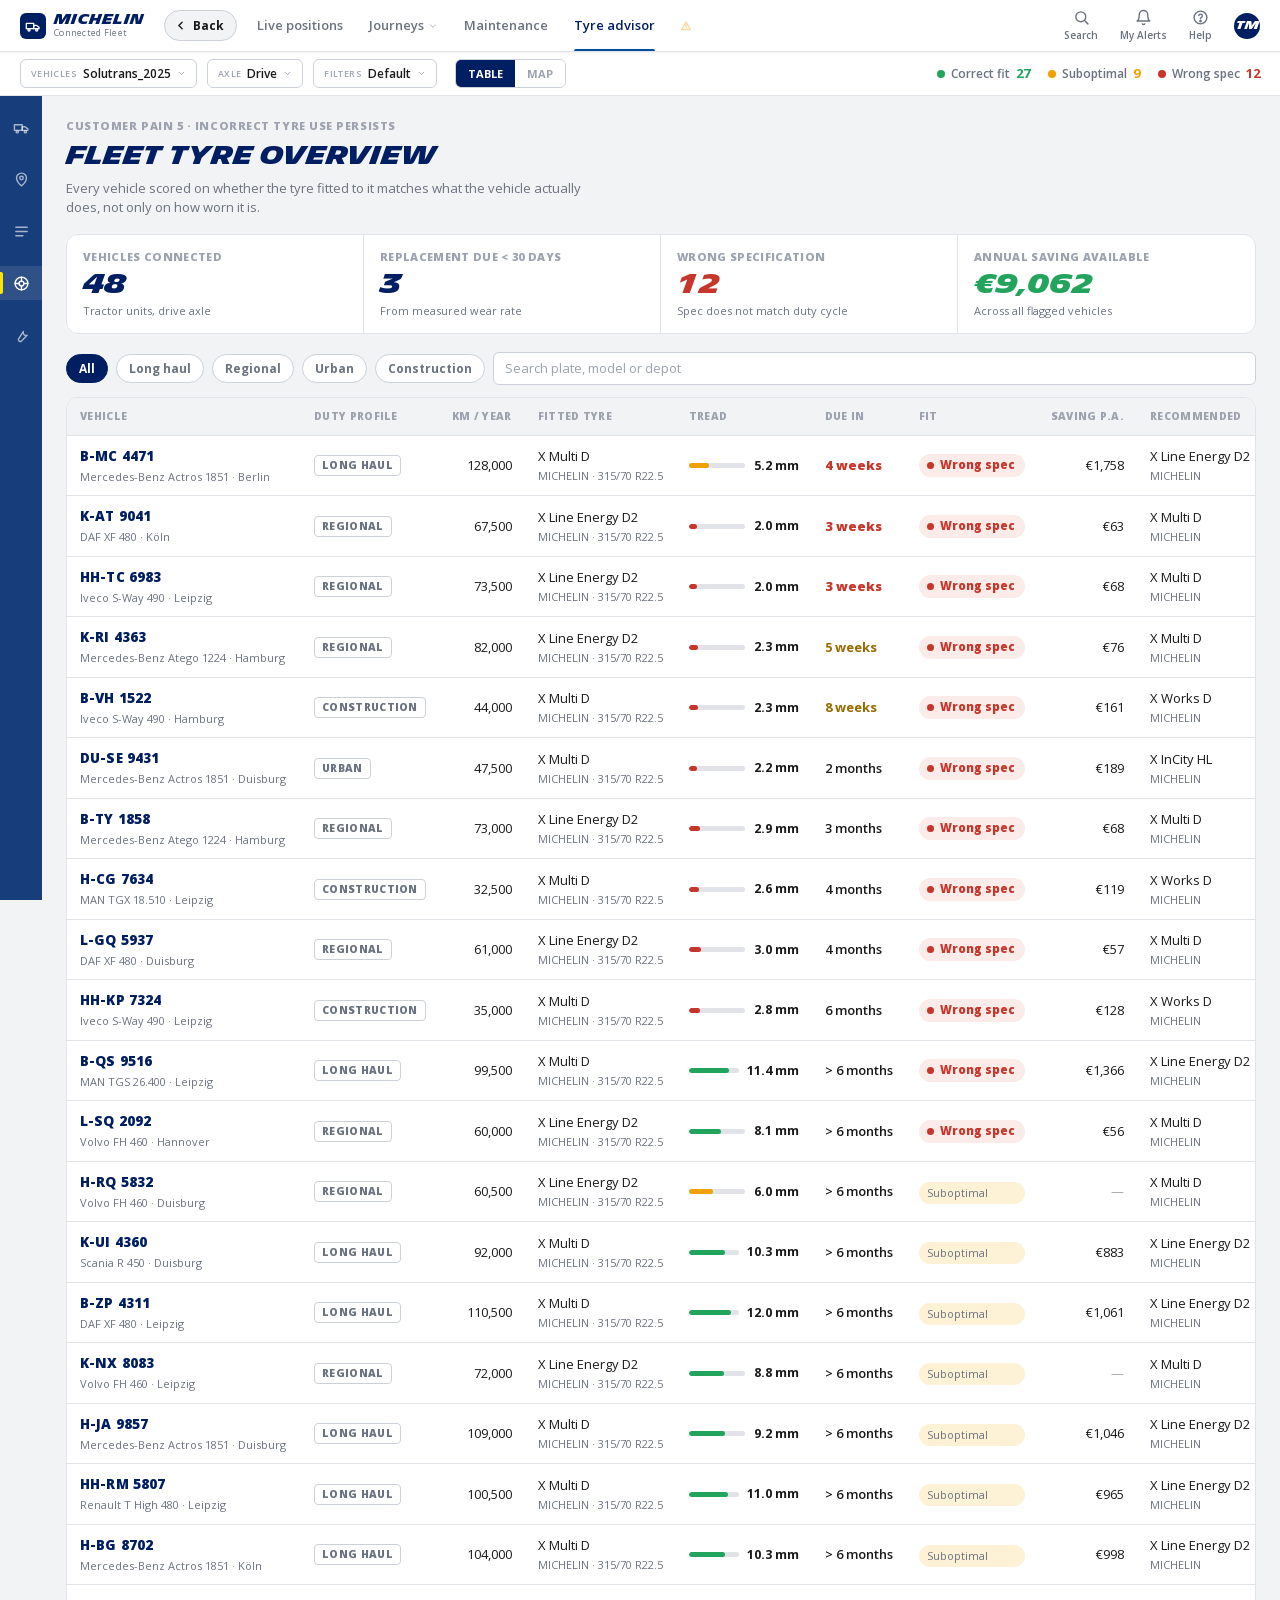
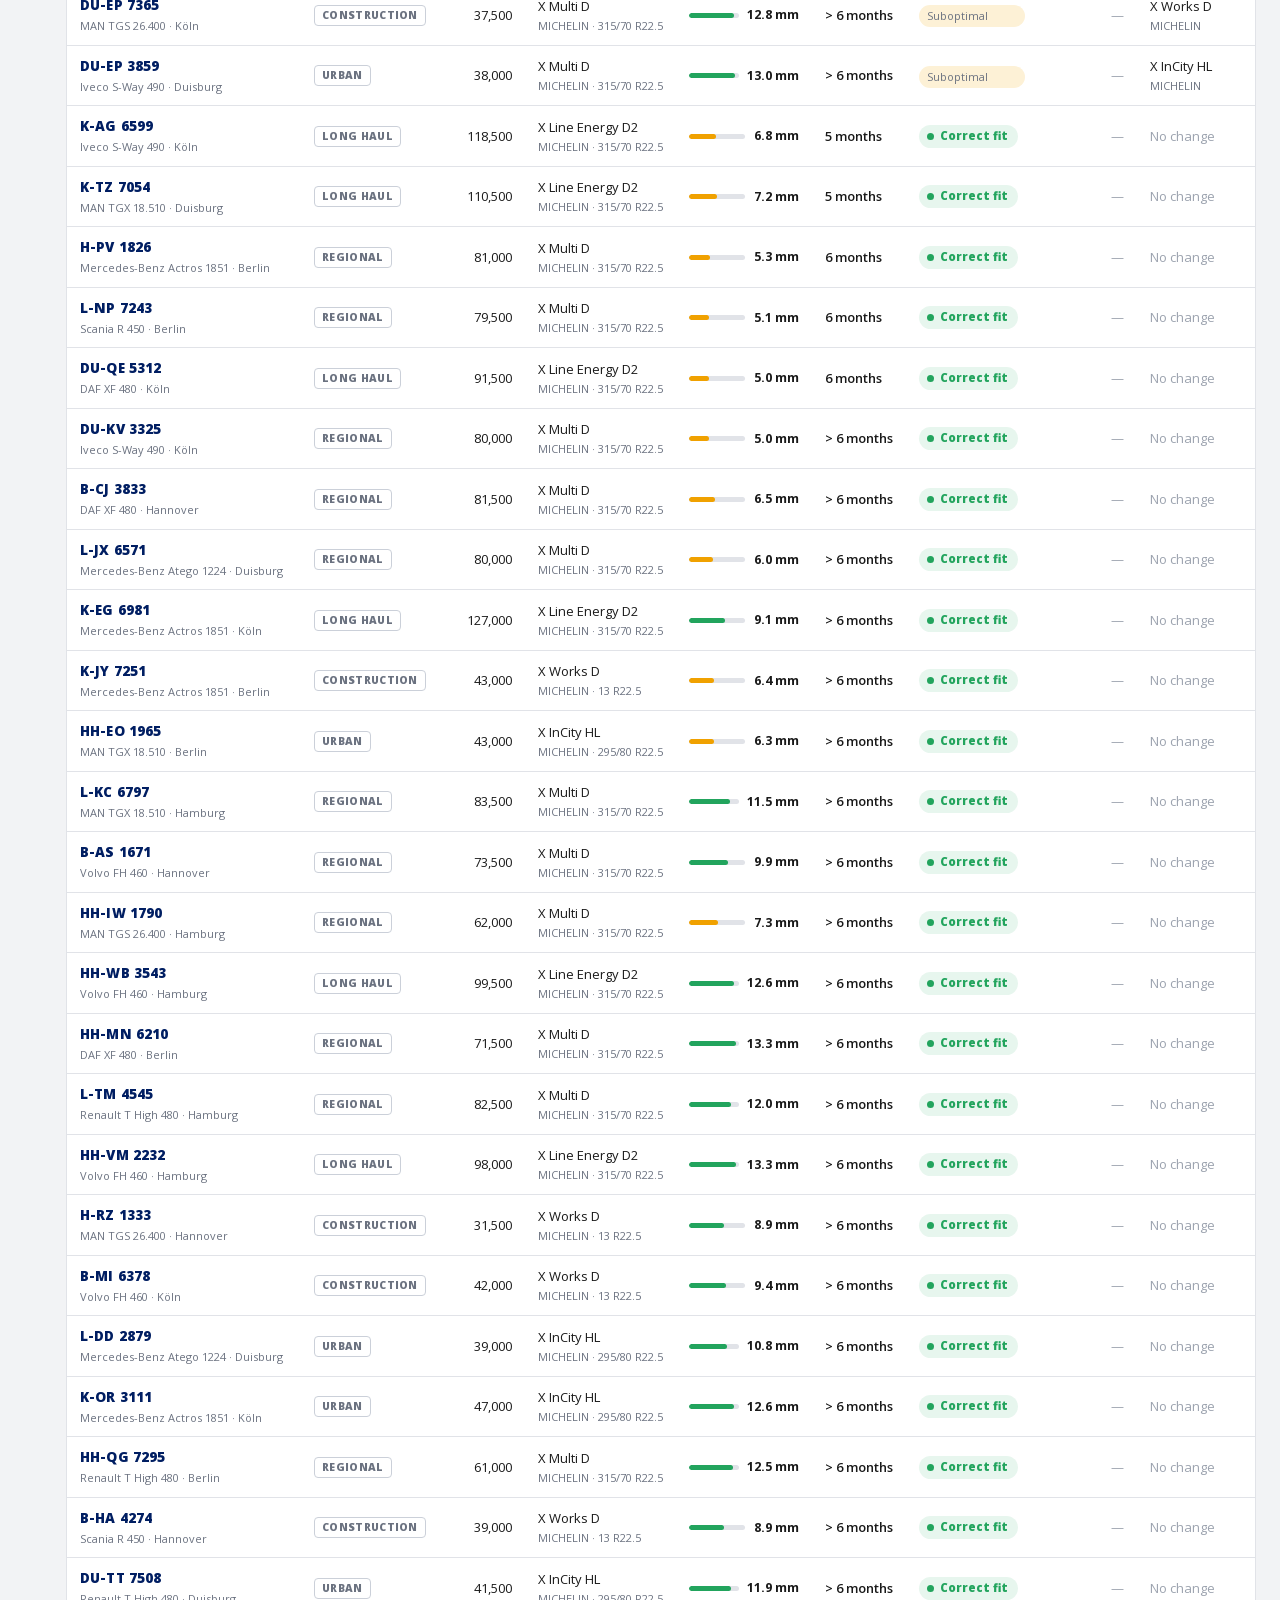
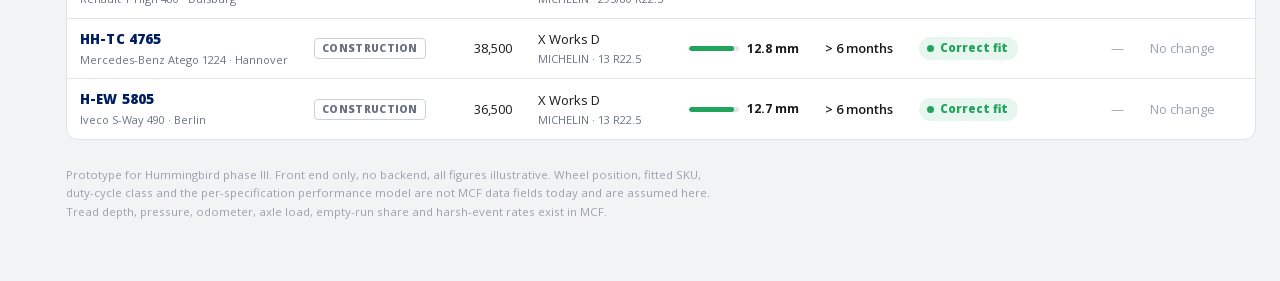
<file: tyre-advisor.html>
<!doctype html>
<html lang="en">
<head>
<meta charset="utf-8">
<title>MCF Tyre Advisor</title>
<meta name="viewport" content="width=device-width, initial-scale=1">
<link rel="stylesheet" href="fonts.css">
<style>

:root{
  --navy:#001E62;
  --blue:#0050A0;
  --blue-rail:#173D7A;
  --blue-link:#1B6AC9;
  --blue-tint:#EAF1FB;
  --blue-tint-2:#DCE9FA;

  --viz-good:#4FC48B;
  --viz-warn:#F2C230;
  --viz-bad:#BFBFBF;
  --status-ok:#22A45D;
  --status-defect:#F0A100;
  --alert-red:#C7362A;
  --alert-red-tint:#FBEBE9;

  --canvas:#F2F3F5;
  --card:#FFFFFF;
  --hairline:#E1E3E8;
  --hairline-strong:#CBD0D9;
  --ink:#1A1A1A;
  --ink-muted:#6B7280;
  --ink-faint:#9CA3AF;

  --font-display:'Michelin', 'Arial Narrow', sans-serif;
  --font-body:'Open Sans', -apple-system, Helvetica, Arial, sans-serif;

  --radius-sm:6px;
  --radius-md:8px;
  --radius-lg:12px;
  --shadow-1:0 1px 2px rgba(16,24,40,.06);
  --shadow-2:0 4px 16px rgba(16,24,40,.10);
  --shadow-3:0 12px 32px rgba(16,24,40,.16);

  --yellow:#FCE500;
  --ok-tint:#E7F6EE;
  --warn-tint:#FDF1D6;
}

*{box-sizing:border-box}
h1,h2,h3,h4{margin:0;font-weight:400}
button,input{font:inherit}
body{
  margin:0;background:var(--canvas);color:var(--ink);
  font-family:var(--font-body);font-size:14px;line-height:1.45;
  -webkit-font-smoothing:antialiased;
}
a{color:inherit;text-decoration:none}
.num{font-variant-numeric:tabular-nums}
#app{display:flex;flex-direction:column;min-height:100svh}

/* ===================== TOP BAR ===================== */
.app-topbar{
  height:52px;flex:none;background:#fff;border-bottom:1px solid var(--hairline);
  display:flex;align-items:center;padding:0 20px;gap:20px;box-shadow:var(--shadow-1);
  position:sticky;top:env(safe-area-inset-top,0px);z-index:30;
}
.fleet-brand{display:flex;align-items:center;gap:8px;flex:none}
.fleet-brand .mark{width:26px;height:26px;border-radius:6px;background:var(--navy);
  display:flex;align-items:center;justify-content:center}
.fleet-brand .mark svg{width:16px;height:16px;color:#fff}
.fleet-brand .word{font-family:var(--font-display);font-weight:700;font-size:13px;
  color:var(--navy);letter-spacing:.02em;line-height:1.1;white-space:nowrap}
.fleet-brand .word small{display:block;font-family:var(--font-body);font-weight:400;
  font-size:9px;color:var(--ink-muted);letter-spacing:.03em}
.topbar-back{display:flex;align-items:center;gap:6px;background:var(--canvas);
  border:1px solid var(--hairline-strong);color:var(--ink);font-size:12px;font-weight:700;
  padding:6px 12px 6px 9px;border-radius:99px;cursor:pointer;flex:none}
.topbar-back svg{width:13px;height:13px}
.topbar-back:hover{background:var(--hairline)}
.fleet-nav{display:flex;align-items:center;gap:26px;height:100%;min-width:0;overflow-x:auto;
  scrollbar-width:none}
.fleet-nav::-webkit-scrollbar{display:none}
.fleet-nav a{font-size:13px;font-weight:600;color:var(--ink-muted);display:flex;
  align-items:center;gap:4px;height:100%;position:relative;white-space:nowrap;cursor:pointer}
.fleet-nav a.active{color:var(--navy)}
.fleet-nav a.active:after{content:'';position:absolute;left:0;right:0;bottom:0;height:2px;
  background:var(--blue);border-radius:2px 2px 0 0}
.fleet-nav a svg{width:10px;height:10px;opacity:.6}
.case-tab{color:var(--status-defect)!important;font-weight:700}
.case-tab svg{width:12px;height:12px;opacity:1}
.fleet-topbar-right{margin-left:auto;display:flex;align-items:center;gap:22px;flex:none}
.tb-action{display:flex;flex-direction:column;align-items:center;gap:2px;color:var(--ink-muted)}
.tb-action svg{width:17px;height:17px}
.tb-action span{font-size:10px;font-weight:600}
.avatar{width:26px;height:26px;border-radius:50%;background:var(--navy);color:#fff;
  display:grid;place-items:center;font-size:11px;font-weight:700;font-family:var(--font-display)}

/* ===================== SUB BAR ===================== */
.app-subbar{
  height:44px;flex:none;background:#fff;border-bottom:1px solid var(--hairline);
  display:flex;align-items:center;padding:0 20px;gap:10px;
  position:sticky;top:calc(env(safe-area-inset-top,0px) + 52px);z-index:29;
  overflow-x:auto;scrollbar-width:none;
}
.app-subbar::-webkit-scrollbar{display:none}
.pill-select{display:flex;align-items:center;gap:6px;font-size:12px;font-weight:600;
  color:var(--ink);border:1px solid var(--hairline-strong);border-radius:var(--radius-sm);
  padding:5px 10px;background:#fff;white-space:nowrap;cursor:pointer;flex:none}
.pill-select .lbl{color:var(--ink-faint);font-weight:600;text-transform:uppercase;
  font-size:9px;letter-spacing:.04em}
.pill-select svg{width:9px;height:9px;color:var(--ink-faint)}
.seg-toggle{display:flex;border:1px solid var(--hairline-strong);border-radius:var(--radius-sm);
  overflow:hidden;margin-left:8px;flex:none}
.seg-toggle button{border:none;background:#fff;font-size:11px;font-weight:700;padding:6px 12px;
  color:var(--ink-faint);cursor:pointer}
.seg-toggle button.active{background:var(--navy);color:#fff}
.status-counters{display:flex;align-items:center;gap:18px;margin-left:auto;flex:none;padding-left:16px}
.status-counters .item{display:flex;align-items:center;gap:6px;font-size:12px;
  color:var(--ink-muted);font-weight:600;white-space:nowrap}
.status-counters .dot{width:8px;height:8px;border-radius:50%}
.status-counters b{font-size:13px;color:var(--ink)}
.status-counters .item.ok b{color:var(--status-ok)}
.status-counters .item.sub b{color:var(--status-defect)}
.status-counters .item.bad b{color:var(--alert-red)}

/* ===================== BODY / RAIL ===================== */
.fleet-body{flex:1;display:flex;min-height:0}
.app-rail{width:42px;flex:none;background:var(--blue-rail);display:flex;flex-direction:column;
  align-items:center;padding:14px 0;gap:18px;position:sticky;align-self:flex-start;
  top:calc(env(safe-area-inset-top,0px) + 96px);
  height:calc(100svh - env(safe-area-inset-top,0px) - 96px)}
.app-rail .ic{width:42px;height:34px;display:flex;align-items:center;justify-content:center;
  color:rgba(255,255,255,.62);position:relative}
.app-rail .ic svg{width:17px;height:17px}
.app-rail .ic.active{color:#fff;background:rgba(255,255,255,.1)}
.app-rail .ic.active:before{content:'';position:absolute;left:0;top:6px;bottom:6px;width:3px;
  background:var(--yellow);border-radius:0 2px 2px 0}
.main{flex:1;min-width:0;padding:22px 24px 48px}
.inner{max-width:1240px;margin:0 auto}

/* ===================== HEADINGS ===================== */
.screen-head{margin-bottom:18px}
.screen-head .eyebrow{font-size:11px;font-weight:800;text-transform:uppercase;
  letter-spacing:.05em;color:var(--ink-faint);margin-bottom:5px}
.screen-head h1{font-family:var(--font-display);font-size:24px;font-weight:700;color:var(--navy)}
.screen-head p{margin:5px 0 0;font-size:13px;color:var(--ink-muted);max-width:74ch}
.sec-head{display:flex;align-items:center;gap:8px;margin:0 0 12px}
.sec-head .t{font-size:12px;font-weight:800;color:var(--ink-faint);
  text-transform:uppercase;letter-spacing:.03em}

/* ===================== STATUS STRIP (KPI) ===================== */
.status-strip{display:flex;background:#fff;border:1px solid var(--hairline);
  border-radius:var(--radius-lg);overflow:hidden;margin-bottom:18px;flex-wrap:wrap}
.status-cell{flex:1 1 180px;padding:14px 16px;border-right:1px solid var(--hairline)}
.status-cell:last-child{border-right:none}
.status-cell .h{font-size:11px;font-weight:800;color:var(--ink-faint);text-transform:uppercase;
  letter-spacing:.03em;margin-bottom:6px}
.status-cell .v{font-family:var(--font-display);font-size:26px;font-weight:700;
  line-height:1.1;color:var(--navy)}
.status-cell.bad .v{color:var(--alert-red)}
.status-cell.money .v{color:var(--status-ok)}
.status-cell .t{font-size:11px;color:var(--ink-muted);margin-top:3px}

/* ===================== FILTERS ===================== */
.filters{display:flex;gap:8px;flex-wrap:wrap;align-items:center;margin-bottom:12px}
.fchip{background:#fff;border:1px solid var(--hairline-strong);color:var(--ink-muted);
  border-radius:99px;padding:5px 12px;font-size:12px;font-weight:700;cursor:pointer}
.fchip[aria-pressed="true"]{background:var(--navy);border-color:var(--navy);color:#fff}
.fsearch{flex:1 1 200px;min-width:160px;background:#fff;border:1px solid var(--hairline-strong);
  color:var(--ink);border-radius:var(--radius-sm);padding:6px 11px;font-size:13px}
.fsearch::placeholder{color:var(--ink-faint)}

/* ===================== TABLE ===================== */
.ws-table-wrap{background:#fff;border:1px solid var(--hairline);border-radius:var(--radius-lg);
  overflow:hidden}
.tscroll{overflow-x:auto}
.ws-table{width:100%;border-collapse:collapse;min-width:1120px}
.ws-table th{text-align:left;font-size:10.5px;font-weight:800;text-transform:uppercase;
  letter-spacing:.03em;color:var(--ink-faint);padding:11px 13px;background:var(--canvas);
  border-bottom:1px solid var(--hairline);white-space:nowrap}
.ws-table th.r,.ws-table td.r{text-align:right}
.ws-table td{padding:11px 13px;font-size:13px;border-bottom:1px solid var(--hairline);
  vertical-align:middle}
.ws-table tr:last-child td{border-bottom:none}
.ws-table tr.clickable{cursor:pointer}
.ws-table tr.clickable:hover td{background:var(--blue-tint)}
.ws-table tr.done td{background:var(--canvas);color:var(--ink-muted)}
.ws-table td.name{font-weight:700;white-space:nowrap}
.ws-table td .sub{display:block;font-weight:400;font-size:11px;color:var(--ink-muted);margin-top:2px}
.plate{font-weight:800;font-size:13.5px;letter-spacing:.01em;color:var(--navy);white-space:nowrap}

/* fit pill */
.fit{display:inline-flex;align-items:center;gap:6px;border-radius:99px;padding:3px 10px 3px 8px;
  font-size:11.5px;font-weight:800;white-space:nowrap}
.fit .dot{width:7px;height:7px;border-radius:50%;background:currentColor;flex:none}
.fit.ok{background:var(--ok-tint);color:var(--status-ok)}
.fit.sub{background:var(--warn-tint);color:#9A6A00}
.fit.bad{background:var(--alert-red-tint);color:var(--alert-red)}

.tread{display:flex;align-items:center;gap:8px;min-width:110px}
.tread .track{flex:1;height:5px;border-radius:3px;background:var(--hairline);overflow:hidden;min-width:46px}
.tread .fill{height:100%;border-radius:3px}
.tread b{font-weight:700;font-size:12.5px;min-width:46px;text-align:right}
.due{white-space:nowrap;font-weight:600}
.due.soon{color:var(--alert-red);font-weight:800}
.due.mid{color:#9A6A00;font-weight:700}
.badge-duty{display:inline-block;border:1px solid var(--hairline-strong);border-radius:4px;
  padding:2px 7px;font-size:10.5px;font-weight:800;text-transform:uppercase;letter-spacing:.03em;
  color:var(--ink-muted);white-space:nowrap;background:#fff}
.booked{color:var(--status-ok);font-weight:800;font-size:12px;white-space:nowrap}

/* ===================== BUTTONS ===================== */
.btn{display:inline-flex;align-items:center;justify-content:center;gap:7px;
  border-radius:var(--radius-md);padding:10px 18px;font-size:13px;font-weight:700;
  border:1px solid transparent;cursor:pointer;white-space:nowrap;
  transition:filter .12s ease,background .12s ease}
.btn svg{width:13px;height:13px}
.btn-primary{background:var(--blue);color:#fff}
.btn-primary:hover{filter:brightness(1.08)}
.btn-primary:disabled{background:#C7D3E0;cursor:not-allowed;filter:none}
.btn-outline{background:#fff;color:var(--navy);border-color:var(--hairline-strong)}
.btn-outline:hover{border-color:var(--blue);color:var(--blue)}
.btn-ghost{background:transparent;color:var(--ink-muted);padding-left:0}
.btn-ghost:hover{color:var(--ink)}
.btn-sm{padding:6px 12px;font-size:12px}
.btn:focus-visible,.fchip:focus-visible,.fsearch:focus-visible,.opt:focus-visible,
.ws:focus-visible,.pick:focus-visible,.mk:focus-visible,.fleet-nav a:focus-visible
{outline:2px solid var(--blue);outline-offset:2px}

/* ===================== CARDS / PANELS ===================== */
.card{background:var(--card);border:1px solid var(--hairline);border-radius:var(--radius-lg)}
.card-b{padding:18px}
.card h2{font-size:14px;font-weight:800;color:var(--ink);margin-bottom:12px}
.grid2{display:grid;grid-template-columns:1.02fr .98fr;gap:16px;align-items:start}
.stack>*+*{margin-top:16px}

.vhead{display:flex;gap:26px;flex-wrap:wrap;align-items:flex-end;margin-bottom:16px}
.vhead .plate{font-family:var(--font-display);font-size:26px;font-weight:700;letter-spacing:.02em}
.vfact .k{font-size:10.5px;font-weight:800;color:var(--ink-faint);text-transform:uppercase;
  letter-spacing:.03em}
.vfact .v{font-weight:700;font-size:14px;margin-top:1px}
.vfacts{display:flex;gap:24px;flex-wrap:wrap}

/* spec rows */
/* headline cost comparison on the vehicle screen */
.cost-hero{display:flex;align-items:center;justify-content:space-between;gap:16px;flex-wrap:wrap;
  padding:14px 16px;margin:0 0 14px;border-radius:10px;background:var(--canvas,#F6F7F9);
  border:1px solid var(--hairline)}
.cost-hero .ch-lbl{font-size:10.5px;letter-spacing:.7px;text-transform:uppercase;color:var(--ink-faint,#9CA3AF);margin-bottom:3px}
.cost-hero .ch-fig{font-size:30px;font-weight:900;line-height:1.05}
.cost-hero .ch-sub{font-size:16px;font-weight:800;line-height:1.1}
.cost-hero .ch-split{display:flex;align-items:center;gap:14px;text-align:right}
.cost-hero .ch-arrow{color:var(--ink-faint,#9CA3AF);font-size:16px;align-self:flex-end;padding-bottom:2px}
.spec{display:grid;gap:0}
.spec .r{display:flex;justify-content:space-between;gap:12px;padding:8px 0;
  border-bottom:1px solid var(--hairline);font-size:13px}
.spec .r:last-child{border-bottom:none}
.spec .r span{color:var(--ink-muted)}
.spec .r b{font-weight:700}
.spec .r.hi{padding-top:11px}
.spec .r.hi b{font-size:16px;font-family:var(--font-display)}
.good{color:var(--status-ok)}

/* axle diagram */
.axle{background:var(--canvas);border-radius:var(--radius-md);padding:10px;overflow-x:auto}
.axle svg{display:block;margin:0 auto;width:100%;max-width:300px;height:auto}
.legend{display:flex;gap:14px;flex-wrap:wrap;margin-top:10px;font-size:11.5px;color:var(--ink-muted)}
.legend i{display:inline-block;width:9px;height:9px;border-radius:50%;margin-right:5px}

/* AI assistant style panel */
.ai-panel{background:#fff;border:1px solid var(--hairline);border-radius:var(--radius-lg);overflow:hidden}
.ai-head{display:flex;align-items:center;gap:8px;padding:12px 16px;border-bottom:1px solid var(--hairline)}
.ai-head .ttl{font-family:var(--font-display);font-size:13px;font-weight:700;color:var(--navy);
  letter-spacing:.05em;text-transform:uppercase}
.ai-head .beta{background:var(--yellow);color:var(--navy);font-size:9px;font-weight:800;
  padding:2px 6px;border-radius:3px;letter-spacing:.05em}
.ai-head svg{width:15px;height:15px;color:var(--blue)}
.ai-b{padding:16px}
.reason{display:grid;gap:0;margin-bottom:14px}
.reason .row{display:grid;grid-template-columns:128px 1fr;gap:12px;padding:9px 0;
  border-bottom:1px solid var(--hairline);align-items:baseline}
.reason .row:last-child{border-bottom:none}
.reason .k{font-size:10.5px;font-weight:800;color:var(--ink-faint);text-transform:uppercase;
  letter-spacing:.03em}
.reason .v{font-size:13px}
.reason .v em{font-style:normal;color:var(--alert-red);font-weight:700}
.verdict{padding:13px 15px;border-radius:var(--radius-md);background:var(--blue-tint);
  border-left:3px solid var(--blue);font-size:13.5px;line-height:1.55}
.verdict b{font-weight:700}
.actions{display:flex;gap:10px;flex-wrap:wrap;margin-top:16px}

/* ===================== OPTION CARDS ===================== */
.opts{display:grid;grid-template-columns:repeat(3,1fr);gap:14px;align-items:stretch}
.opt{display:flex;flex-direction:column;text-align:left;cursor:pointer;background:#fff;
  border:1px solid var(--hairline);border-radius:var(--radius-lg);padding:17px;position:relative}
.opt:hover{border-color:var(--hairline-strong)}
.opt.rec{border:2px solid var(--blue);box-shadow:var(--shadow-2)}
.opt[aria-pressed="true"]{border-color:var(--blue);box-shadow:0 0 0 3px var(--blue-tint-2)}
.opt .tag{position:absolute;top:-10px;left:16px;background:var(--yellow);color:var(--navy);
  font-size:10px;font-weight:800;letter-spacing:.05em;padding:3px 9px;border-radius:3px;
  text-transform:uppercase}
.opt .role{font-size:11px;font-weight:700;color:var(--ink-faint);margin-bottom:9px;
  text-transform:uppercase;letter-spacing:.03em}
.opt .brand{font-family:var(--font-display);font-size:12px;font-weight:700;color:var(--ink-muted);
  letter-spacing:.06em;text-transform:uppercase}
.opt .prod{font-family:var(--font-display);font-size:19px;font-weight:700;color:var(--navy);
  line-height:1.2;margin-top:1px}
.opt .size{font-size:12px;color:var(--ink-muted);margin-top:2px}
.tlabel{display:flex;gap:6px;flex-wrap:wrap;margin:11px 0 4px}
.tlabel span{border:1px solid var(--hairline-strong);border-radius:4px;padding:2px 7px;
  font-size:11px;color:var(--ink-muted)}
.tlabel b{font-weight:800;color:var(--ink)}
.opt .foot{margin-top:auto;padding-top:14px}
.opt .stock{font-size:11.5px;color:var(--status-ok);font-weight:600;margin-bottom:9px}

/* comparison bars */
.cmp .row{display:grid;grid-template-columns:160px 1fr 82px;gap:12px;align-items:center;padding:6px 0}
.cmp .nm{font-size:12.5px;color:var(--ink-muted);overflow:hidden;text-overflow:ellipsis;white-space:nowrap}
.cmp .track{height:16px;background:var(--canvas);border-radius:3px;overflow:hidden}
.cmp .fill{height:100%;background:var(--blue);border-radius:3px}
.cmp .fill.rec{background:var(--navy)}
.cmp .fill.cur{background:var(--viz-bad)}
.cmp .val{text-align:right;font-weight:700;font-size:13px}

/* ===================== ORDER STEPS ===================== */
.ostep{background:#fff;border:1px solid var(--hairline);border-radius:var(--radius-lg);
  margin-bottom:14px;overflow:hidden}
.ostep.off{opacity:.55}
.ostep-h{display:flex;align-items:center;gap:11px;padding:13px 17px;border-bottom:1px solid var(--hairline)}
.ostep-n{width:23px;height:23px;border-radius:50%;background:var(--canvas);color:var(--ink-faint);
  display:grid;place-items:center;font-size:12px;font-weight:800;flex:none}
.ostep.active .ostep-n{background:var(--blue);color:#fff}
.ostep.done .ostep-n{background:var(--status-ok);color:#fff}
.ostep-h h2{font-size:14px;font-weight:800;margin:0}
.ostep-b{padding:17px}
.lines .r{display:flex;justify-content:space-between;gap:12px;padding:8px 0;
  border-bottom:1px solid var(--hairline);font-size:13.5px}
.lines .r:last-child{border-bottom:none}
.lines .r span{color:var(--ink-muted)}
.lines .r.total{font-size:17px;font-weight:700;padding-top:12px;font-family:var(--font-display)}
.lines .r.total span{color:var(--ink);font-family:var(--font-body);font-size:13.5px;align-self:center}
.commission{font-size:11.5px;color:var(--ink-muted);margin-top:10px;padding-top:10px;
  border-top:1px dashed var(--hairline-strong)}
.commission b{color:var(--navy);font-weight:800}

.tl{overflow-x:auto;padding:6px 0 2px}
.tl svg{display:block;min-width:580px;max-width:100%;height:auto;margin:0 auto}
.mk{cursor:pointer}
.mk rect.hit{fill:transparent}
.picks{display:flex;gap:9px;flex-wrap:wrap;margin-top:12px}
.pick{cursor:pointer;text-align:left;background:#fff;border:1px solid var(--hairline-strong);
  border-radius:var(--radius-md);padding:9px 13px;font-size:12.5px}
.pick[aria-pressed="true"]{border-color:var(--blue);background:var(--blue-tint)}
.pick b{display:block;font-weight:800;font-size:13px}
.pick span{color:var(--ink-muted);font-size:11.5px}
.note{margin-top:12px;font-size:13px;color:var(--ink);background:var(--ok-tint);
  border-left:3px solid var(--status-ok);padding:11px 14px;border-radius:var(--radius-sm)}

.wslist{display:grid;gap:9px}
.ws{text-align:left;cursor:pointer;display:flex;gap:12px;align-items:center;flex-wrap:wrap;
  background:#fff;border:1px solid var(--hairline-strong);border-radius:var(--radius-md);padding:12px 14px}
.ws[aria-pressed="true"]{border-color:var(--blue);background:var(--blue-tint)}
.ws .nm{font-weight:700;font-size:14px}
.ws .meta{font-size:11.5px;color:var(--ink-muted);margin-top:2px}
.slots{display:flex;gap:6px;flex-wrap:wrap;margin-left:auto}
.slot{border:1px solid var(--hairline-strong);border-radius:4px;padding:3px 9px;font-size:12px;
  font-variant-numeric:tabular-nums;color:var(--ink-muted);background:#fff}
.slot.on{background:var(--blue);border-color:var(--blue);color:#fff;font-weight:700}

.confirm{border:1px solid var(--status-ok);background:var(--ok-tint);border-radius:var(--radius-lg);padding:19px}
.confirm h2{font-family:var(--font-display);font-size:19px;font-weight:700;color:var(--status-ok);margin-bottom:4px}
.handoff{margin-top:14px;padding:12px 14px;border-radius:var(--radius-sm);background:#fff;
  border:1px dashed var(--hairline-strong);font-size:12px;color:var(--ink-muted);line-height:1.8}
.handoff code{font-family:ui-monospace,SFMono-Regular,Menlo,monospace;font-size:11.5px;
  color:var(--navy);background:var(--canvas);padding:1px 5px;border-radius:3px}

.footnote{margin-top:26px;font-size:11.5px;color:var(--ink-faint);max-width:92ch;line-height:1.6}

@media (max-width:1040px){
  .grid2{grid-template-columns:1fr}
  .opts{grid-template-columns:1fr}
  .opt.rec{order:-1}
}
@media (max-width:760px){
  .app-rail{display:none}
  .fleet-nav{gap:16px}
  .fleet-topbar-right .tb-action{display:none}
  .main{padding:16px 16px 40px}
  .app-topbar,.app-subbar{padding:0 16px}
  .status-cell{flex:1 1 140px}
  .cmp .row{grid-template-columns:100px 1fr 70px}
  .reason .row{grid-template-columns:1fr;gap:2px}
}
@media (prefers-reduced-motion:reduce){*{transition:none!important;animation:none!important}}
</style>
</head>
<body>

<div id="app">

  <div class="app-topbar">
    <div class="fleet-brand">
      <div class="mark"><svg viewBox="0 0 24 24" fill="none" stroke="currentColor" stroke-width="2" stroke-linecap="round" stroke-linejoin="round"><path d="M2 8h11v8H2z"/><path d="M13 11h4l4 3v2h-8z"/><circle cx="6" cy="18" r="1.6"/><circle cx="17.5" cy="18" r="1.6"/></svg></div>
      <div class="word">MICHELIN<small>Connected Fleet</small></div>
    </div>
    <button class="topbar-back" id="back-btn" hidden><svg viewBox="0 0 24 24" fill="none" stroke="currentColor" stroke-width="2.5" stroke-linecap="round"><path d="M15 18l-6-6 6-6"/></svg>Back</button>
    <div class="fleet-nav">
      <a href="index.html">Live positions</a>
      <a href="index.html">Journeys <svg viewBox="0 0 24 24" fill="none" stroke="currentColor" stroke-width="2" stroke-linecap="round" stroke-linejoin="round"><path d="M6 9l6 6 6-6"/></svg></a>
      <a href="index.html">Maintenance</a>
      <a class="active" data-go="fleet">Tyre advisor</a>
      <a class="case-tab" id="case-tab" hidden data-go="vehicle"><svg viewBox="0 0 24 24" fill="currentColor"><path d="M12 2 1 21h22z" opacity=".15"/><path d="M12 2 1 21h22L12 2z" fill="none" stroke="currentColor" stroke-width="2" stroke-linejoin="round"/><path d="M12 9v5" stroke="currentColor" stroke-width="2" stroke-linecap="round"/><circle cx="12" cy="17" r="1" fill="currentColor"/></svg><span id="case-label"></span></a>
    </div>
    <div class="fleet-topbar-right">
      <div class="tb-action"><svg viewBox="0 0 24 24" fill="none" stroke="currentColor" stroke-width="2" stroke-linecap="round" stroke-linejoin="round"><circle cx="11" cy="11" r="7"/><path d="M21 21l-4.3-4.3"/></svg><span>Search</span></div>
      <div class="tb-action"><svg viewBox="0 0 24 24" fill="none" stroke="currentColor" stroke-width="2" stroke-linecap="round" stroke-linejoin="round"><path d="M18 8a6 6 0 0 0-12 0c0 7-3 9-3 9h18s-3-2-3-9"/><path d="M13.7 21a2 2 0 0 1-3.4 0"/></svg><span>My Alerts</span></div>
      <div class="tb-action"><svg viewBox="0 0 24 24" fill="none" stroke="currentColor" stroke-width="2" stroke-linecap="round" stroke-linejoin="round"><circle cx="12" cy="12" r="9"/><path d="M9.6 9.2a2.5 2.5 0 1 1 3.3 2.9c-.6.2-.9.8-.9 1.4v.4"/><circle cx="12" cy="17.2" r=".9" fill="currentColor"/></svg><span>Help</span></div>
      <div class="avatar">TM</div>
    </div>
  </div>

  <div class="app-subbar">
    <div class="pill-select"><span class="lbl">Vehicles</span>Solutrans_2025<svg viewBox="0 0 24 24" fill="none" stroke="currentColor" stroke-width="2.5" stroke-linecap="round"><path d="M6 9l6 6 6-6"/></svg></div>
    <div class="pill-select"><span class="lbl">Axle</span>Drive<svg viewBox="0 0 24 24" fill="none" stroke="currentColor" stroke-width="2.5" stroke-linecap="round"><path d="M6 9l6 6 6-6"/></svg></div>
    <div class="pill-select"><span class="lbl">Filters</span>Default<svg viewBox="0 0 24 24" fill="none" stroke="currentColor" stroke-width="2.5" stroke-linecap="round"><path d="M6 9l6 6 6-6"/></svg></div>
    <div class="seg-toggle"><button class="active">TABLE</button><button>MAP</button></div>
    <div class="status-counters" id="counters"></div>
  </div>

  <div class="fleet-body">
    <nav class="app-rail" aria-label="Modules">
      <div class="ic" title="Live positions"><svg viewBox="0 0 24 24" fill="none" stroke="currentColor" stroke-width="2" stroke-linecap="round" stroke-linejoin="round"><path d="M2 8h11v8H2z"/><path d="M13 11h4l4 3v2h-8z"/><circle cx="6" cy="18" r="1.6"/><circle cx="17.5" cy="18" r="1.6"/></svg></div>
      <div class="ic" title="Map"><svg viewBox="0 0 24 24" fill="none" stroke="currentColor" stroke-width="2" stroke-linecap="round" stroke-linejoin="round"><path d="M12 21s7-5.5 7-11a7 7 0 1 0-14 0c0 5.5 7 11 7 11z"/><circle cx="12" cy="10" r="2.5"/></svg></div>
      <div class="ic" title="Reports"><svg viewBox="0 0 24 24" fill="none" stroke="currentColor" stroke-width="2" stroke-linecap="round" stroke-linejoin="round"><path d="M4 6h16M4 12h16M4 18h10"/></svg></div>
      <div class="ic active" title="Tyre advisor"><svg viewBox="0 0 24 24" fill="none" stroke="currentColor" stroke-width="2"><circle cx="12" cy="12" r="9"/><circle cx="12" cy="12" r="3.4"/><path d="M12 3v5.6M12 15.4V21M3 12h5.6M15.4 12H21" stroke-linecap="round"/></svg></div>
      <div class="ic" title="Maintenance"><svg viewBox="0 0 24 24" fill="none" stroke="currentColor" stroke-width="2" stroke-linecap="round" stroke-linejoin="round"><path d="M14.7 6.3a4 4 0 0 0 5.3 5.3l-8 8a2.5 2.5 0 0 1-3.6-3.6z"/></svg></div>
    </nav>

    <main class="main">
      <div class="inner">
        <section id="screen-fleet"></section>
        <section id="screen-vehicle" hidden></section>
        <section id="screen-select" hidden></section>
        <section id="screen-order" hidden></section>
        <p class="footnote" id="footnote"></p>
      </div>
    </main>
  </div>
</div>
<script>
/* ------------------------------------------------------------------ *
 * MCF Tyre Advisor — clickable front-end prototype, no backend.
 * Design system inherited from the Hummingbird breakdown prototype.
 * All figures are mock. Deterministic: no randomness at render time.
 * ------------------------------------------------------------------ */

function rng(seed){return function(){seed|=0;seed=seed+0x6D2B79F5|0;
  var t=Math.imul(seed^seed>>>15,1|seed);t=t+Math.imul(t^t>>>7,61|t)^t;
  return((t^t>>>14)>>>0)/4294967296;};}

const DUTY = {
  long_haul:   {label:'Long haul',   pattern:'Long-haul'},
  regional:    {label:'Regional',    pattern:'Regional'},
  urban:       {label:'Urban',       pattern:'Urban'},
  construction:{label:'Construction',pattern:'On/off-road'}
};

const SKUS = {
  long_haul:[
    {brand:'Continental', prod:'Conti EcoPlus HD5', size:'315/70 R22.5', rr:'B', wet:'B', db:71, life:190000, price:742, role:'Lowest qualifying price'},
    {brand:'MICHELIN',    prod:'X Line Energy D2',  size:'315/70 R22.5', rr:'B', wet:'B', db:71, life:238000, price:812, role:'Best cost per 1,000 km'},
    {brand:'MICHELIN',    prod:'X Multi Energy D',  size:'315/70 R22.5', rr:'C', wet:'B', db:72, life:264000, price:948, role:'Longest service life'}
  ],
  regional:[
    {brand:'Goodyear',    prod:'KMAX D Gen-2',      size:'315/70 R22.5', rr:'C', wet:'B', db:72, life:152000, price:688, role:'Lowest qualifying price'},
    {brand:'MICHELIN',    prod:'X Multi D',         size:'315/70 R22.5', rr:'C', wet:'B', db:73, life:186000, price:769, role:'Best cost per 1,000 km'},
    {brand:'MICHELIN',    prod:'X Multi D2',        size:'315/70 R22.5', rr:'C', wet:'A', db:73, life:205000, price:874, role:'Longest service life'}
  ],
  urban:[
    {brand:'Bridgestone', prod:'R-Drive 002',       size:'295/80 R22.5', rr:'C', wet:'B', db:73, life:118000, price:604, role:'Lowest qualifying price'},
    {brand:'MICHELIN',    prod:'X InCity HL',       size:'295/80 R22.5', rr:'C', wet:'A', db:71, life:146000, price:712, role:'Best cost per 1,000 km'},
    {brand:'MICHELIN',    prod:'X InCity Z',        size:'295/80 R22.5', rr:'D', wet:'A', db:72, life:161000, price:806, role:'Longest service life'}
  ],
  construction:[
    {brand:'Continental', prod:'HDC 1',             size:'13 R22.5',     rr:'D', wet:'C', db:75, life:104000, price:796, role:'Lowest qualifying price'},
    {brand:'MICHELIN',    prod:'X Works D',         size:'13 R22.5',     rr:'D', wet:'C', db:74, life:132000, price:889, role:'Best cost per 1,000 km'},
    {brand:'MICHELIN',    prod:'X Works HD D',      size:'13 R22.5',     rr:'E', wet:'C', db:75, life:148000, price:1012,role:'Longest service life'}
  ]
};

const WORKSHOPS = [
  {name:'Euromaster Berlin-Marzahn', km:6.2,  slots:['07:30','11:00','14:30'], dur:'2 h 15'},
  {name:'Reifen Nord GmbH, Hohenschönhausen', km:11.8, slots:['08:00','13:00'], dur:'2 h 40'},
  {name:'First Stop Lichtenberg', km:14.1, slots:['09:15','12:45','16:00'], dur:'2 h 30'}
];

const MAKES = [
  ['Mercedes-Benz','Actros 1851'],['MAN','TGX 18.510'],['Scania','R 450'],
  ['Volvo','FH 460'],['DAF','XF 480'],['Iveco','S-Way 490'],['Renault','T High 480'],
  ['Mercedes-Benz','Atego 1224'],['MAN','TGS 26.400']
];
const LOCS = ['Berlin','Hamburg','Duisburg','Leipzig','Köln','Hannover'];
const FITTED = {
  long_haul:['MICHELIN','X Line Energy D2','315/70 R22.5'],
  regional:['MICHELIN','X Multi D','315/70 R22.5'],
  urban:['MICHELIN','X InCity HL','295/80 R22.5'],
  construction:['MICHELIN','X Works D','13 R22.5']
};

function buildFleet(){
  const r = rng(20260922);
  const out = [];

  out.push({
    id:'V001', plate:'B-MC 4471', make:'Mercedes-Benz', model:'Actros 1851', loc:'Berlin',
    duty:'long_haul', kmYear:128000, odo:412500,
    roadMix:[78,19,3], axleLoad:9.1, loadFactor:84, harsh:42, score:78,
    fitted:['MICHELIN','X Multi D','315/70 R22.5'], fittedDuty:'regional',
    tread:5.2, wearRate:0.98, expectedWear:0.75, dueDays:28, fit:'bad', deltaPa:0
  });

  const plan = [];
  for(let i=0;i<47;i++) plan.push(i<11?'bad':(i<20?'sub':'ok'));

  for(let i=0;i<47;i++){
    const mk = MAKES[Math.floor(r()*MAKES.length)];
    const duty = ['long_haul','long_haul','regional','regional','urban','construction'][Math.floor(r()*6)];
    const fit = plan[i];
    const fittedDuty = fit==='ok' ? duty
      : (duty==='long_haul' ? 'regional' : (duty==='regional' ? 'long_haul' : 'regional'));
    const f = FITTED[fittedDuty];
    const kmYear = Math.round((duty==='long_haul'?110000:duty==='regional'?72000:duty==='urban'?41000:38000) * (0.82+r()*0.36) / 500)*500;
    const tread = i<9 ? Math.round((1.9 + r()*1.15)*10)/10 : Math.round((4.2 + r()*9.3)*10)/10;
    const wearRate0 = Math.round((0.55+r()*0.62)*100)/100;
    const kmToLimit = Math.max(0,(tread-1.6))/wearRate0*10000;
    const dueDays = Math.max(5, Math.round(kmToLimit / (kmYear/365)));
    out.push({
      id:'V'+String(i+2).padStart(3,'0'),
      plate: ['B','HH','DU','L','K','H'][Math.floor(r()*6)]
             +'-'+String.fromCharCode(65+Math.floor(r()*26))+String.fromCharCode(65+Math.floor(r()*26))
             +' '+(1000+Math.floor(r()*8999)),
      make:mk[0], model:mk[1], loc:LOCS[Math.floor(r()*LOCS.length)],
      duty, kmYear, odo: Math.round((120000+r()*640000)/500)*500,
      roadMix: duty==='long_haul'?[74+Math.floor(r()*12),0,0]:duty==='regional'?[38+Math.floor(r()*18),0,0]:duty==='urban'?[12+Math.floor(r()*10),0,0]:[22+Math.floor(r()*12),0,0],
      axleLoad: Math.round((6.4+r()*3.6)*10)/10,
      loadFactor: 58+Math.floor(r()*36),
      harsh: 12+Math.floor(r()*44),
      score: 62+Math.floor(r()*34),
      fitted:[f[0],f[1],f[2]], fittedDuty,
      tread, wearRate: wearRate0,
      expectedWear: Math.round((wearRate0*(fit==='bad'?0.72:fit==='sub'?0.9:1.0))*100)/100,
      dueDays, fit, deltaPa:0
    });
  }
  out.forEach(v=>{
    if(v.roadMix[1]===0 && v.roadMix[2]===0){
      const m=v.roadMix[0];
      const u = v.duty==='urban' ? Math.round((100-m)*0.62) : Math.round((100-m)*0.16);
      v.roadMix=[m,100-m-u,u];
    }
  });
  return out;
}

const FLEET = buildFleet();
const ORDERS = {};

const eur = n => new Intl.NumberFormat('en-GB',{maximumFractionDigits:0}).format(Math.round(n));
const eur2 = n => new Intl.NumberFormat('en-GB',{minimumFractionDigits:2,maximumFractionDigits:2}).format(n);
const int = n => new Intl.NumberFormat('en-GB').format(Math.round(n));

const SET = 4;
const RR = {A:0,B:1,C:2,D:3,E:4};
const DIESEL_EUR_L = 1.45, L_PER_100KM = 30, FUEL_PCT_PER_RR_BAND = 0.012;

function costPerK(sku){ return sku.price * SET / (sku.life/1000); }
function recFor(v){ return SKUS[v.duty][1]; }
function fittedSku(v){ return (SKUS[v.fittedDuty] || SKUS[v.duty])[1]; }
const MISMATCH = { long_haul:1.34, regional:1.28, urban:1.42, construction:1.85 };
function currentCostPerK(v){
  const penalty = v.fit==='bad' ? MISMATCH[v.duty] : v.fit==='sub' ? 1.09 : 1.0;
  return costPerK(fittedSku(v)) * penalty;
}
function fuelSaving(v, sku){
  const bands = RR[fittedSku(v).rr] - RR[sku.rr];
  if(bands <= 0) return 0;
  return bands * FUEL_PCT_PER_RR_BAND * (v.kmYear/100*L_PER_100KM) * DIESEL_EUR_L;
}
function tyreSaving(v, sku){ return (currentCostPerK(v) - costPerK(sku)) * v.kmYear / 1000; }
function deltaFor(v, sku){ return Math.max(0, tyreSaving(v, sku) + fuelSaving(v, sku)); }

FLEET.forEach(v => { v.deltaPa = v.fit==='ok' ? 0 : Math.round(deltaFor(v, recFor(v))); });
FLEET.forEach(v => { v.pin = v.id==='V001' ? 0 : 1; });

function treadColour(mm){ return mm >= 8 ? 'var(--status-ok)' : mm >= 4 ? 'var(--status-defect)' : 'var(--alert-red)'; }
function dueText(d){
  if(d <= 14) return d + ' days';
  if(d < 70) return Math.round(d/7) + ' weeks';
  if(d < 190) return Math.round(d/30) + ' months';
  return '> 6 months';
}
function dueClass(d){ return d <= 30 ? 'soon' : d <= 70 ? 'mid' : ''; }
function fitLabel(f){ return f==='ok' ? 'Correct fit' : f==='sub' ? 'Suboptimal' : 'Wrong spec'; }
function dateIn(days){
  const d = new Date(2026, 8, 22);
  d.setDate(d.getDate()+days);
  return d.toLocaleDateString('en-GB',{day:'2-digit',month:'short'});
}

let state = { screen:'fleet', vehicle:null, sku:null, dateChoice:null, workshop:null, slot:null, step:1, filter:'all', q:'' };

/* ---------------- counters in the sub bar ---------------- */
function renderCounters(){
  const ok = FLEET.filter(v=>v.fit==='ok').length;
  const sub = FLEET.filter(v=>v.fit==='sub').length;
  const bad = FLEET.filter(v=>v.fit==='bad').length;
  document.getElementById('counters').innerHTML = `
    <div class="item ok"><span class="dot" style="background:var(--status-ok)"></span>Correct fit <b class="num">${ok}</b></div>
    <div class="item sub"><span class="dot" style="background:var(--status-defect)"></span>Suboptimal <b class="num">${sub}</b></div>
    <div class="item bad"><span class="dot" style="background:var(--alert-red)"></span>Wrong spec <b class="num">${bad}</b></div>`;
}

/* ================= SCREEN 1 — fleet ================= */
function renderFleet(){
  const wrong = FLEET.filter(v=>v.fit==='bad').length;
  const dueSoon = FLEET.filter(v=>v.dueDays<=30).length;
  const savings = FLEET.reduce((s,v)=>s+v.deltaPa,0);

  let rows = FLEET.filter(v=>{
    if(state.filter!=='all' && v.duty!==state.filter) return false;
    if(state.q){
      const q = state.q.toLowerCase();
      if(!(v.plate+' '+v.make+' '+v.model+' '+v.loc).toLowerCase().includes(q)) return false;
    }
    return true;
  });
  const rank = {bad:0, sub:1, ok:2};
  rows = rows.slice().sort((a,b)=> a.pin-b.pin || rank[a.fit]-rank[b.fit] || a.dueDays-b.dueDays);

  const chips = [['all','All'],['long_haul','Long haul'],['regional','Regional'],['urban','Urban'],['construction','Construction']]
    .map(([k,l])=>`<button class="fchip" data-filter="${k}" aria-pressed="${state.filter===k}">${l}</button>`).join('');

  const body = rows.map(v=>{
    const o = ORDERS[v.id], rec = recFor(v);
    return `<tr class="${o?'done':'clickable'}" data-v="${v.id}">
      <td class="name"><div class="plate">${v.plate}</div><span class="sub">${v.make} ${v.model} &middot; ${v.loc}</span></td>
      <td><span class="badge-duty">${DUTY[v.duty].label}</span></td>
      <td class="r num">${int(v.kmYear)}</td>
      <td style="white-space:nowrap">${v.fitted[1]}<span class="sub">${v.fitted[0]} &middot; ${v.fitted[2]}</span></td>
      <td><div class="tread"><div class="track"><div class="fill" style="width:${Math.min(100,v.tread/14*100)}%;background:${treadColour(v.tread)}"></div></div><b class="num">${v.tread.toFixed(1)} mm</b></div></td>
      <td class="due ${dueClass(v.dueDays)}">${dueText(v.dueDays)}</td>
      <td><span class="fit ${v.fit}"><i class="dot"></i>${fitLabel(v.fit)}</span></td>
      <td class="r num">${v.deltaPa ? '€'+eur(v.deltaPa) : '<span style="color:var(--ink-faint)">—</span>'}</td>
      <td style="white-space:nowrap">${v.fit==='ok' ? '<span style="color:var(--ink-faint)">No change</span>' : `${rec.prod}<span class="sub">${rec.brand}</span>`}</td>
      <td class="r">${o ? `<span class="booked">Booked ${o.dateLabel}</span>` : `<button class="btn btn-outline btn-sm" data-v="${v.id}">Review</button>`}</td>
    </tr>`;
  }).join('');

  document.getElementById('screen-fleet').innerHTML = `
    <div class="screen-head">
      <div class="eyebrow">Customer pain 5 &middot; Incorrect tyre use persists</div>
      <h1>Fleet tyre overview</h1>
      <p>Every vehicle scored on whether the tyre fitted to it matches what the vehicle actually does, not only on how worn it is.</p>
    </div>

    <div class="status-strip">
      <div class="status-cell"><div class="h">Vehicles connected</div><div class="v num">${FLEET.length}</div><div class="t">Tractor units, drive axle</div></div>
      <div class="status-cell"><div class="h">Replacement due &lt; 30 days</div><div class="v num">${dueSoon}</div><div class="t">From measured wear rate</div></div>
      <div class="status-cell bad"><div class="h">Wrong specification</div><div class="v num">${wrong}</div><div class="t">Spec does not match duty cycle</div></div>
      <div class="status-cell money"><div class="h">Annual saving available</div><div class="v num">€${eur(savings)}</div><div class="t">Across all flagged vehicles</div></div>
    </div>

    <div class="filters">
      ${chips}
      <input class="fsearch" id="fleet-search" type="search" placeholder="Search plate, model or depot" value="${state.q}" aria-label="Search fleet">
    </div>

    <div class="ws-table-wrap"><div class="tscroll"><table class="ws-table">
      <thead><tr>
        <th>Vehicle</th><th>Duty profile</th><th class="r">km / year</th><th>Fitted tyre</th>
        <th>Tread</th><th>Due in</th><th>Fit</th><th class="r">Saving p.a.</th><th>Recommended</th><th class="r">Action</th>
      </tr></thead>
      <tbody>${body || '<tr><td colspan="10" style="padding:24px;text-align:center;color:var(--ink-faint)">No vehicles match this filter.</td></tr>'}</tbody>
    </table></div></div>`;

  document.querySelectorAll('[data-filter]').forEach(b=>b.onclick=()=>{state.filter=b.dataset.filter;renderFleet();});
  const s = document.getElementById('fleet-search');
  s.oninput = e => { state.q = e.target.value; const pos = e.target.selectionStart; renderFleet();
    const n = document.getElementById('fleet-search'); n.focus(); n.setSelectionRange(pos,pos); };
  document.querySelectorAll('tr.clickable, button[data-v]').forEach(el=>{
    el.onclick = ev => { ev.stopPropagation(); openVehicle(el.dataset.v); };
  });
}

/* ================= SCREEN 2 — vehicle ================= */
/* Top-down schematic in the same idiom as the breakdown prototype's live sensor
   map: cab at the top, wheels as colour-coded dots, detail on hover. */
function axleSVG(v){
  const worn = v.tread, steer = Math.min(13.5, v.tread + 3.1);
  const wheels = [
    {x:46,  y:96,  id:'1L',  mm:steer, pos:'Steer axle, left'},
    {x:154, y:96,  id:'1R',  mm:steer, pos:'Steer axle, right'},
    {x:46,  y:236, id:'2LO', mm:Math.round((worn+0.4)*10)/10, pos:'Drive axle, left outer'},
    {x:46,  y:266, id:'2LI', mm:worn,                          pos:'Drive axle, left inner'},
    {x:154, y:236, id:'2RO', mm:Math.round((worn+0.6)*10)/10, pos:'Drive axle, right outer'},
    {x:154, y:266, id:'2RI', mm:Math.round((worn+0.2)*10)/10, pos:'Drive axle, right inner'}
  ];
  const worst = Math.min.apply(null, wheels.map(k=>k.mm));
  const w = wheels.map(k=>{
    const left = k.x < 100;
    const tx = left ? k.x - 16 : k.x + 16;
    const anchor = left ? 'end' : 'start';
    const isWorst = k.mm === worst;
    return `<g>
      ${isWorst ? `<circle cx="${k.x}" cy="${k.y}" r="15" fill="none" stroke="${treadColour(k.mm)}" stroke-width="1.5" opacity=".45"/>` : ''}
      <circle cx="${k.x}" cy="${k.y}" r="11" fill="${treadColour(k.mm)}"><title>${k.pos} — ${k.mm.toFixed(1)} mm tread remaining</title></circle>
      <text x="${tx}" y="${k.y - 1}" text-anchor="${anchor}" font-size="11.5" font-weight="800" fill="var(--ink)">${k.mm.toFixed(1)} mm</text>
      <text x="${tx}" y="${k.y + 11}" text-anchor="${anchor}" font-size="9.5" fill="var(--ink-faint, #9CA3AF)" letter-spacing=".6">${k.id}</text>
    </g>`;
  }).join('');
  return `<svg viewBox="-58 0 316 320" role="img" aria-label="Wheel positions with measured tread depth">
    <rect x="52" y="118" width="96" height="176" rx="6" fill="#F2F3F5" stroke="#CBD0D9" stroke-width="1.5"/>
    <rect x="66" y="58" width="68" height="62" rx="10" fill="#E7EAF0" stroke="#CBD0D9" stroke-width="1.5"/>
    <rect x="76" y="66" width="48" height="18" rx="3" fill="#C7D0DE"/>
    <line x1="100" y1="120" x2="100" y2="294" stroke="#CBD0D9" stroke-width="1" stroke-dasharray="3 4"/>
    <text x="100" y="42" text-anchor="middle" font-size="9.5" fill="#9CA3AF" letter-spacing="1.2">FRONT</text>
    ${w}
    <text x="100" y="314" text-anchor="middle" font-size="10" fill="#6B7280">${v.plate} · ${v.make} ${v.model}</text>
  </svg>`;
}

function openVehicle(id){
  state.vehicle = FLEET.find(v=>v.id===id);
  state.sku=null; state.dateChoice=null; state.workshop=null; state.slot=null; state.step=1;
  go('vehicle');
}

function renderVehicle(){
  const v = state.vehicle; if(!v) return;
  const rec = recFor(v);
  const over = Math.round((v.wearRate/v.expectedWear - 1)*100);
  const extraKm = Math.round((rec.life - fittedSku(v).life)/1000)*1000;
  const bands = RR[fittedSku(v).rr] - RR[rec.rr];

  document.getElementById('screen-vehicle').innerHTML = `
    <div class="vhead">
      <div>
        <div class="eyebrow" style="font-size:11px;font-weight:800;text-transform:uppercase;letter-spacing:.05em;color:var(--ink-faint)">Vehicle</div>
        <div class="plate">${v.plate}</div>
        <div style="font-size:12px;color:var(--ink-muted)">${v.make} ${v.model} &middot; ${v.loc} depot</div>
      </div>
      <div class="vfacts">
        <div class="vfact"><div class="k">Duty profile</div><div class="v">${DUTY[v.duty].label}</div></div>
        <div class="vfact"><div class="k">Odometer</div><div class="v num">${int(v.odo)} km</div></div>
        <div class="vfact"><div class="k">Annual mileage</div><div class="v num">${int(v.kmYear)} km</div></div>
        <div class="vfact"><div class="k">Replacement due</div><div class="v">${dueText(v.dueDays)} &middot; ${dateIn(v.dueDays)}</div></div>
      </div>
    </div>

    <div class="grid2">
      <div class="stack">
        <div class="card card-b">
          <h2>Wheel positions</h2>
          <div class="axle">${axleSVG(v)}</div>
          <div class="legend">
            <span><i style="background:var(--status-ok)"></i>8 mm and above</span>
            <span><i style="background:var(--status-defect)"></i>4 to 8 mm</span>
            <span><i style="background:var(--alert-red)"></i>below 4 mm</span>
            <span>Legal limit 1.6 mm</span>
          </div>
        </div>
        <div class="card card-b">
          <h2>Fitted on the drive axle</h2>
          <div class="spec">
            <div class="r"><span>Product</span><b>${v.fitted[0]} ${v.fitted[1]}</b></div>
            <div class="r"><span>Size</span><b>${v.fitted[2]}</b></div>
            <div class="r"><span>Intended application</span><b>${DUTY[v.fittedDuty].pattern}</b></div>
            <div class="r"><span>Measured tread, worst position</span><b class="num">${v.tread.toFixed(1)} mm</b></div>
            <div class="r"><span>Wear rate</span><b class="num">${v.wearRate.toFixed(2)} mm / 10,000 km</b></div>
          </div>
        </div>
      </div>

      <div class="stack">
        <div class="ai-panel">
          <div class="ai-head">
            <svg viewBox="0 0 24 24" fill="none" stroke="currentColor" stroke-width="2" stroke-linecap="round" stroke-linejoin="round"><path d="M12 3l1.9 4.6L18.5 9.5l-4.6 1.9L12 16l-1.9-4.6L5.5 9.5l4.6-1.9z"/><path d="M18 16.5l.8 2 2 .8-2 .8-.8 2-.8-2-2-.8 2-.8z"/></svg>
            <span class="ttl">AI Assistant</span><span class="beta">BETA</span>
          </div>
          <div class="ai-b">
            <div class="reason">
              <div class="row"><div class="k">Road profile</div><div class="v">${v.roadMix[0]}% motorway, ${v.roadMix[1]}% rural, ${v.roadMix[2]}% urban <span style="color:var(--ink-faint)">(trailing 9 months)</span></div></div>
              <div class="row"><div class="k">Axle load</div><div class="v">${v.axleLoad.toFixed(1)} t mean on the drive axle, ${v.loadFactor}% load factor</div></div>
              <div class="row"><div class="k">Driving style</div><div class="v">${v.harsh} harsh brakes per 1,000 km, driver score ${v.score}</div></div>
              <div class="row"><div class="k">Wear rate</div><div class="v">${v.wearRate.toFixed(2)} mm per 10,000 km, <em>${over}% above expectation</em> for this duty cycle</div></div>
            </div>
            <div class="verdict">
              A <b>${DUTY[v.fittedDuty].pattern.toLowerCase()}</b> casing is fitted to a vehicle running a
              <b>${DUTY[v.duty].label.toLowerCase()}</b> profile, so it wears faster than it needs to.
              A ${DUTY[v.duty].pattern.toLowerCase()} specification is rated for roughly
              <b class="num">${int(extraKm)} km</b> more per set on this duty cycle.
            </div>
            <div class="actions">
              <button class="btn btn-primary" id="to-select">Choose replacement tyre</button>
              <button class="btn btn-outline" data-go="fleet">Remind me later</button>
            </div>
          </div>
        </div>
        <div class="card card-b">
          <h2>What it costs today, and what it would cost</h2>
          <div class="cost-hero">
            <div class="ch-main">
              <div class="ch-lbl">Saving per 1,000 km</div>
              <div class="ch-fig num good">€${eur2(Math.max(0, currentCostPerK(v) - costPerK(rec)))}</div>
            </div>
            <div class="ch-split">
              <div><div class="ch-lbl">Running today</div><div class="ch-sub num">€${eur2(currentCostPerK(v))}</div></div>
              <div class="ch-arrow">→</div>
              <div><div class="ch-lbl">Recommended</div><div class="ch-sub num">€${eur2(costPerK(rec))}</div></div>
            </div>
          </div>
          <div class="spec">
            <div class="r"><span>New set of four, purchase price</span><b class="num">€${eur(rec.price*SET)}</b></div>
            <div class="r"><span>Expected life, recommended set</span><b class="num">${int(rec.life)} km</b></div>
            <div class="r"><span>Tyre spend saved, per year</span><b class="good num">€${eur(Math.max(0,tyreSaving(v,rec)))}</b></div>
            <div class="r"><span>Fuel saved, ${bands} rolling-resistance band${bands===1?'':'s'}</span><b class="good num">€${eur(fuelSaving(v,rec))}</b></div>
            <div class="r hi"><span>Total at ${int(v.kmYear)} km per year</span><b class="good num">€${eur(deltaFor(v,rec))}</b></div>
          </div>
        </div>
      </div>
    </div>`;

  document.getElementById('to-select').onclick = ()=>go('select');
  bindGo(document.getElementById('screen-vehicle'));
}

/* ================= SCREEN 3 — selection ================= */
function renderSelect(){
  const v = state.vehicle; if(!v) return;
  const opts = SKUS[v.duty];
  const curCost = currentCostPerK(v);
  const maxCost = Math.max(curCost, ...opts.map(costPerK));

  const cards = opts.map((s,i)=>{
    const d = deltaFor(v,s);
    return `<button class="opt ${i===1?'rec':''}" data-sku="${i}" aria-pressed="${state.sku===i}">
      ${i===1?'<span class="tag">Recommended</span>':''}
      <div class="role">${s.role}</div>
      <div class="brand">${s.brand}</div>
      <div class="prod">${s.prod}</div>
      <div class="size">${s.size}</div>
      <div class="tlabel"><span>Rolling <b>${s.rr}</b></span><span>Wet <b>${s.wet}</b></span><span>Noise <b>${s.db} dB</b></span></div>
      <div class="spec">
        <div class="r"><span>Expected life</span><b class="num">${int(s.life)} km</b></div>
        <div class="r"><span>Price per tyre</span><b class="num">€${eur(s.price)}</b></div>
        <div class="r"><span>Set of 4, drive axle</span><b class="num">€${eur(s.price*4)}</b></div>
        <div class="r"><span>Set cost per 1,000 km</span><b class="num">€${eur2(costPerK(s))}</b></div>
        <div class="r hi"><span>Versus fitted, per year</span><b class="good num">€${eur(d)}</b></div>
      </div>
      <div class="foot">
        <div class="stock">In stock &middot; delivery ${s.brand==='MICHELIN'?3:4} working days</div>
        <span class="btn btn-primary" style="width:100%">${state.sku===i?'Selected':'Select'}</span>
      </div>
    </button>`;
  }).join('');

  const bars = [
    {nm:`Fitted: ${v.fitted[1]}`, val:curCost, cls:'cur'},
    ...opts.map((s,i)=>({nm:s.prod, val:costPerK(s), cls:i===1?'rec':''}))
  ].map(b=>`<div class="row">
      <div class="nm">${b.nm}</div>
      <div class="track"><div class="fill ${b.cls}" style="width:${(b.val/maxCost*100).toFixed(1)}%"></div></div>
      <div class="val num">€${eur2(b.val)}</div>
    </div>`).join('');

  document.getElementById('screen-select').innerHTML = `
    <div class="screen-head">
      <div class="eyebrow">${v.plate} &middot; drive axle &middot; 4 tyres</div>
      <h1>Three tyres rated for this duty cycle</h1>
      <p>Ranked on cost per 1,000 km for a ${DUTY[v.duty].label.toLowerCase()} profile at ${int(v.kmYear)} km per year. Competitor products are rated on the same basis.</p>
    </div>
    <div class="opts">${cards}</div>
    <div class="card card-b cmp" style="margin-top:18px">
      <h2>Cost per 1,000 km, set of four</h2>
      ${bars}
      <p style="margin:12px 0 0;font-size:12px;color:var(--ink-muted)">Lower is better. The fitted tyre carries a wear penalty because its casing is not rated for this duty cycle.</p>
    </div>
    <div class="actions">
      <button class="btn btn-primary" id="to-order" ${state.sku===null?'disabled':''}>Continue to order</button>
      <button class="btn btn-ghost" data-go="vehicle">Back to ${v.plate}</button>
    </div>`;

  document.querySelectorAll('[data-sku]').forEach(b=>b.onclick=()=>{ state.sku = +b.dataset.sku; renderSelect(); });
  document.getElementById('to-order').onclick = ()=>{ if(state.sku!==null) go('order'); };
  bindGo(document.getElementById('screen-select'));
}

/* ================= SCREEN 4 — order ================= */
function timelineSVG(v, marks){
  const W=640,H=128,L=34,R=26,y=62,span=56;
  const x = d => L + (d/span) * (W-L-R);
  const ticks = [0,1,2,3,4,5,6,7,8].map(w=>{
    const px = x(w*7);
    return `<line x1="${px}" y1="${y-7}" x2="${px}" y2="${y+7}" stroke="#E1E3E8" stroke-width="1"/>
            <text x="${px}" y="${y+25}" text-anchor="middle" font-size="10.5" fill="#9CA3AF">${w===0?'now':'wk '+w}</text>`;
  }).join('');
  const pins = marks.map((m,i)=>{
    const px = x(m.day), up = i!==1, ty = up ? y-16 : y+44, on = state.dateChoice===i;
    return `<g class="mk" data-mark="${i}" tabindex="0" role="button" aria-label="${m.label}, ${dateIn(m.day)}">
      <rect class="hit" x="${px-48}" y="${up?y-44:y+18}" width="96" height="40"/>
      <line x1="${px}" y1="${y}" x2="${px}" y2="${up?y-14:y+14}" stroke="${m.colour}" stroke-width="${on?2.5:1.5}"/>
      <circle cx="${px}" cy="${y}" r="${on?6.5:5}" fill="${m.colour}" stroke="#fff" stroke-width="2"/>
      <text x="${px}" y="${ty}" text-anchor="middle" font-size="11" font-weight="${on?'800':'700'}" fill="${m.colour}">${m.label}</text>
      <text x="${px}" y="${ty+13}" text-anchor="middle" font-size="10.5" fill="#9CA3AF">${dateIn(m.day)}</text>
    </g>`;
  }).join('');
  return `<svg viewBox="0 0 ${W} ${H}" role="img" aria-label="Replacement timing over the next eight weeks">
    <line x1="${L}" y1="${y}" x2="${W-R}" y2="${y}" stroke="#CBD0D9" stroke-width="2"/>${ticks}${pins}
  </svg>`;
}

/* ---------- Handover to index.html (breakdown & maintenance agent) ----------
   Same payload twice: sessionStorage so a plain click-through carries it, and
   the query string so the link stays meaningful when copied or bookmarked. */
function handoverPayload(){
  const v = state.vehicle; if(!v || state.sku===null || state.workshop===null) return {};
  const s = SKUS[v.duty][state.sku];
  const ws = WORKSHOPS[state.workshop];
  const day = Math.max(4, v.dueDays-10);
  const marks = [day, v.dueDays, Math.min(56, v.dueDays+9)];
  return {
    job_type: 'tyre_replacement',
    vehicle_id: v.id,
    plate: v.plate,
    workshop_id: 'W' + String(state.workshop+1).padStart(2,'0'),
    workshop_name: ws.name,
    appointment_date: dateIn(marks[state.dateChoice] ?? day),
    order_id: 'ORD-' + v.id + '-01',
    product: s.brand + ' ' + s.prod
  };
}
function handOver(){
  try{ sessionStorage.setItem('mcf_tyre_job', JSON.stringify(handoverPayload())); }catch(e){}
}

function renderOrder(){
  const v = state.vehicle, s = SKUS[v.duty][state.sku]; if(!s) return;
  const net = s.price*4, vat = net*0.19, gross = net+vat, comm = Math.round(net*0.10);
  const marks = [
    {day: Math.max(4, v.dueDays-10), label:'Economic optimum', colour:'#22A45D'},
    {day: v.dueDays,                 label:'Legal limit 1.6 mm', colour:'#C7362A'},
    {day: Math.min(56, v.dueDays+9), label:'Planned service',   colour:'#6B7280'}
  ];
  const st = state.step;
  const ws = state.workshop!==null ? WORKSHOPS[state.workshop] : null;

  document.getElementById('screen-order').innerHTML = `
    <div class="screen-head">
      <div class="eyebrow">${v.plate} &middot; ${s.brand} ${s.prod}</div>
      <h1>Order and schedule</h1>
      <p>Ordered directly through MyConnectedFleet. No dealer portal and no separate purchase order.</p>
    </div>

    <div class="ostep ${st>1?'done':'active'}">
      <div class="ostep-h"><div class="ostep-n">${st>1?'✓':'1'}</div><h2>Order</h2></div>
      <div class="ostep-b">
        <div class="lines">
          <div class="r"><span>${s.brand} ${s.prod}, ${s.size}</span><b class="num">4 × €${eur(s.price)}</b></div>
          <div class="r"><span>Wheel positions</span><b>2LO &middot; 2LI &middot; 2RI &middot; 2RO</b></div>
          <div class="r"><span>Net</span><b class="num">€${eur(net)}</b></div>
          <div class="r"><span>VAT 19%</span><b class="num">€${eur(vat)}</b></div>
          <div class="r total"><span>Total</span><b class="num">€${eur(gross)}</b></div>
        </div>
        <div class="spec"><div class="r"><span>Deliver to</span><b>${ws ? ws.name : 'Fitting workshop, selected in step 3'}</b></div></div>
        <div class="commission">MCF commission on this order: <b>€${eur(comm)}</b> &middot; 10% of net, €80 per tyre at an €800 average</div>
        ${st===1?'<div class="actions"><button class="btn btn-primary" id="do-order">Place order</button><button class="btn btn-ghost" data-go="select">Back to selection</button></div>':''}
      </div>
    </div>

    <div class="ostep ${st<2?'off':st>2?'done':'active'}">
      <div class="ostep-h"><div class="ostep-n">${st>2?'✓':'2'}</div><h2>Replacement timing</h2></div>
      ${st<2?'':`<div class="ostep-b">
        <div class="tl">${timelineSVG(v, marks)}</div>
        <div class="picks">
          ${marks.map((m,i)=>`<button class="pick" data-mark="${i}" aria-pressed="${state.dateChoice===i}"><b>${m.label}</b><span>${dateIn(m.day)} &middot; ${dueText(m.day)} from now</span></button>`).join('')}
        </div>
        <div class="note">Replacing at the economic optimum rather than at the legal limit preserves <b>€310</b> of casing value for retreading, and closes one roadside risk window.</div>
        ${st===2?`<div class="actions"><button class="btn btn-primary" id="do-date" ${state.dateChoice===null?'disabled':''}>Confirm date</button></div>`:''}
      </div>`}
    </div>

    <div class="ostep ${st<3?'off':st>3?'done':'active'}">
      <div class="ostep-h"><div class="ostep-n">${st>3?'✓':'3'}</div><h2>Workshop appointment</h2></div>
      ${st<3?'':`<div class="ostep-b">
        <div class="wslist">
          ${WORKSHOPS.map((w,i)=>`<button class="ws" data-ws="${i}" aria-pressed="${state.workshop===i}">
            <div><div class="nm">${w.name}</div><div class="meta">${w.km} km from ${v.loc} depot &middot; ${w.dur} fitting time</div></div>
            <div class="slots">${w.slots.map((t,j)=>`<span class="slot ${state.workshop===i&&state.slot===j?'on':''}">${t}</span>`).join('')}</div>
          </button>`).join('')}
        </div>
        ${st===3?`<div class="actions"><button class="btn btn-primary" id="do-book" ${state.workshop===null?'disabled':''}>Book appointment</button></div>`:''}
      </div>`}
    </div>

    ${st>3?`<div class="confirm">
      <h2>Booked</h2>
      <p style="margin:0 0 12px;font-size:13.5px">${s.brand} ${s.prod} × 4 for ${v.plate}, fitted ${dateIn(marks[state.dateChoice].day)} at ${ws.slots[state.slot]}.</p>
      <div class="spec">
        <div class="r"><span>Workshop</span><b>${ws.name}</b></div>
        <div class="r"><span>Delivery to workshop</span><b>${dateIn(Math.max(1,marks[state.dateChoice].day-2))}</b></div>
        <div class="r"><span>Order total</span><b class="num">€${eur(gross)}</b></div>
        <div class="r"><span>Vehicle off road</span><b>${ws.dur}</b></div>
      </div>
      <div class="handoff">
        Handed over to the breakdown and maintenance agent:
        <code>job_type="tyre_replacement"</code>
        <code>vehicle_id="${v.id}"</code>
        <code>workshop_id="W${String(state.workshop+1).padStart(2,'0')}"</code>
        <code>appointment_date="${dateIn(marks[state.dateChoice].day)}"</code>
        <code>order_id="ORD-${v.id}-01"</code>
      </div>
      <div class="actions"><a class="btn btn-primary" id="to-maintenance" href="index.html">Open in maintenance</a><button class="btn btn-ghost" data-go="fleet">Back to fleet overview</button></div>
    </div>`:''}`;

  const ord = document.getElementById('do-order');
  if(ord) ord.onclick = ()=>{ state.step=2; renderOrder(); };
  document.querySelectorAll('[data-mark]').forEach(el=>{
    el.onclick = ()=>{ state.dateChoice = +el.dataset.mark; renderOrder(); };
    el.onkeydown = e => { if(e.key==='Enter'||e.key===' '){ e.preventDefault(); state.dateChoice=+el.dataset.mark; renderOrder(); } };
  });
  const dd = document.getElementById('do-date');
  if(dd) dd.onclick = ()=>{ state.step=3; renderOrder(); };
  document.querySelectorAll('[data-ws]').forEach(el=>{
    el.onclick = ()=>{ state.workshop = +el.dataset.ws; state.slot = 0; renderOrder(); };
  });
  const bk = document.getElementById('do-book');
  if(bk) bk.onclick = ()=>{ ORDERS[v.id] = { dateLabel: dateIn(marks[state.dateChoice].day) }; state.step=4; renderOrder(); handOver(); };

  /* the booked job is the handover payload for index.html (maintenance agent) */
  const link = document.getElementById('to-maintenance');
  if(link) link.href = 'index.html?' + new URLSearchParams(handoverPayload()).toString();
  bindGo(document.getElementById('screen-order'));
}

/* ================= navigation ================= */
function bindGo(root){ root.querySelectorAll('[data-go]').forEach(b=>b.onclick=()=>go(b.dataset.go)); }

function go(screen){
  state.screen = screen;
  ['fleet','vehicle','select','order'].forEach(s=>{
    document.getElementById('screen-'+s).hidden = (s!==screen);
  });
  const caseTab = document.getElementById('case-tab');
  caseTab.hidden = !state.vehicle;
  if(state.vehicle) document.getElementById('case-label').textContent = state.vehicle.plate + ' tyre case';
  caseTab.classList.toggle('active', screen!=='fleet');
  document.querySelector('.fleet-nav a[data-go="fleet"]').classList.toggle('active', screen==='fleet');
  document.getElementById('back-btn').hidden = (screen==='fleet');
  if(screen==='fleet')   renderFleet();
  if(screen==='vehicle') renderVehicle();
  if(screen==='select')  renderSelect();
  if(screen==='order')   renderOrder();
  window.scrollTo({top:0,behavior:'instant'});
}

document.getElementById('back-btn').onclick = ()=>{
  go(state.screen==='order' ? 'select' : state.screen==='select' ? 'vehicle' : 'fleet');
};
document.querySelectorAll('.fleet-nav a[data-go]').forEach(a=>a.onclick=()=>go(a.dataset.go));

document.getElementById('footnote').textContent =
  'Prototype for Hummingbird phase III. Front end only, no backend, all figures illustrative. ' +
  'Wheel position, fitted SKU, duty-cycle class and the per-specification performance model are not MCF data fields today and are assumed here. ' +
  'Tread depth, pressure, odometer, axle load, empty-run share and harsh-event rates exist in MCF.';

renderCounters();
go('fleet');
</script>

</body>
</html>
</file>
<file: fonts.css>
/* Michelin + Open Sans, shared by index.html and tyre-advisor.html */
@font-face{font-family:'Michelin';src:url([data-uri]) format('woff');font-weight:300;font-style:normal;font-display:swap;}
@font-face{font-family:'Michelin';src:url([data-uri]) format('woff');font-weight:400;font-style:normal;font-display:swap;}
@font-face{font-family:'Michelin';src:url([data-uri]) format('woff');font-weight:600;font-style:normal;font-display:swap;}
@font-face{font-family:'Michelin';src:url([data-uri]) format('woff');font-weight:700;font-style:normal;font-display:swap;}
@font-face{font-family:'Michelin';src:url([data-uri]) format('woff');font-weight:900;font-style:normal;font-display:swap;}
@font-face{font-family:'Open Sans';src:url([data-uri]) format('woff2-variations');font-weight:300 800;font-style:normal;font-display:swap;}
</file>
